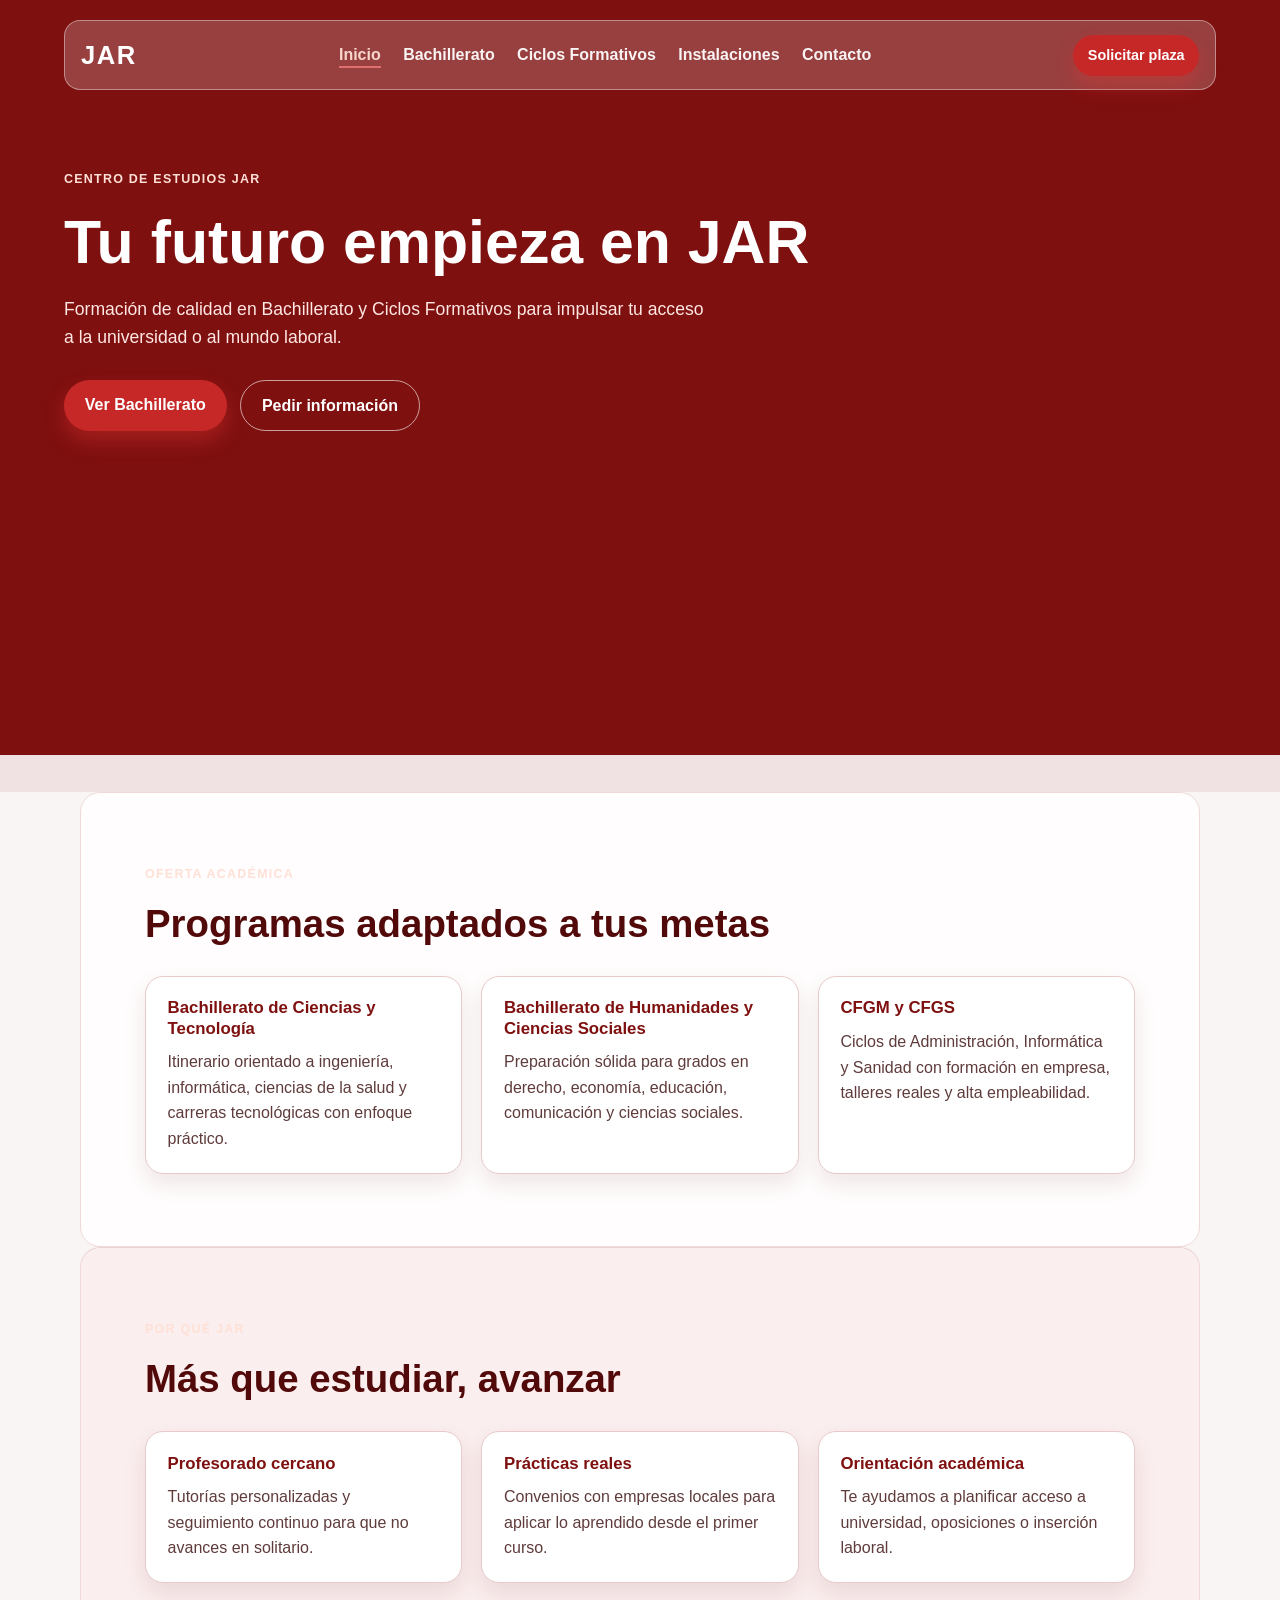
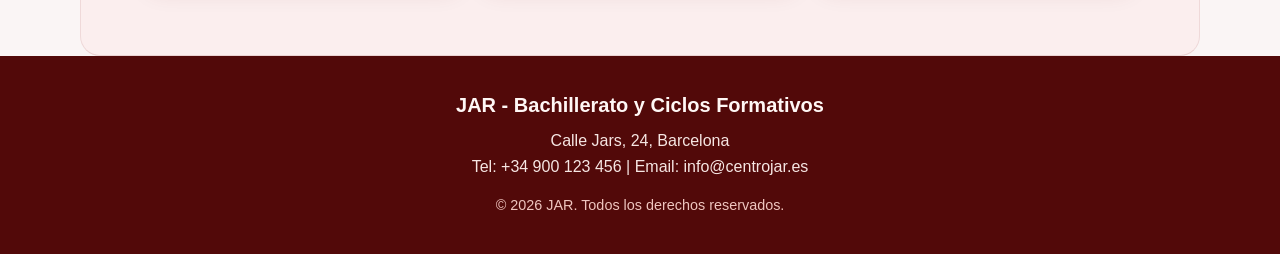
<file: Index.html>
<!DOCTYPE html>
<html lang="es">
<head>
  <meta charset="UTF-8" />
  <meta name="viewport" content="width=device-width, initial-scale=1.0" />
  <title>JAR | Bachillerato y Ciclos Formativos</title>
<link rel="stylesheet" href="Index.css" />
</head>
<body>
  <header class="hero" id="inicio">
    <nav class="nav">
      <div class="brand">JAR</div>
      <ul class="menu">
        <li><a href="Index.html" aria-current="page">Inicio</a></li>
        <li><a href="bachillerato.html">Bachillerato</a></li>
        <li><a href="ciclos-formativos.html">Ciclos Formativos</a></li>
        <li><a href="instalaciones.html">Instalaciones</a></li>
        <li><a href="contacto.html">Contacto</a></li>
      </ul>
      <a class="btn btn-small" href="solicitar-plaza.html">Solicitar plaza</a>
    </nav>

    <div class="hero-content">
      <p class="eyebrow">Centro de estudios JAR</p>
      <h1>Tu futuro empieza en JAR</h1>
      <p class="hero-text">
        Formación de calidad en Bachillerato y Ciclos Formativos para impulsar tu acceso a la universidad o al mundo laboral.
      </p>
      <div class="hero-actions">
        <a class="btn" href="bachillerato.html">Ver Bachillerato</a>
        <a class="btn btn-ghost" href="contacto.html">Pedir información</a>
      </div>
    </div>
  </header>

  <main>
    <section class="section" id="oferta">
      <div class="section-title">
        <p class="eyebrow">Oferta académica</p>
        <h2>Programas adaptados a tus metas</h2>
      </div>

      <div class="cards" id="bachillerato">
        <article class="card">
          <h3>Bachillerato de Ciencias y Tecnología</h3>
          <p>
            Itinerario orientado a ingeniería, informática, ciencias de la salud y carreras tecnológicas con enfoque práctico.
          </p>
        </article>

        <article class="card">
          <h3>Bachillerato de Humanidades y Ciencias Sociales</h3>
          <p>
            Preparación sólida para grados en derecho, economía, educación, comunicación y ciencias sociales.
          </p>
        </article>

        <article class="card" id="ciclos">
          <h3>CFGM y CFGS</h3>
          <p>
            Ciclos de Administración, Informática y Sanidad con formación en empresa, talleres reales y alta empleabilidad.
          </p>
        </article>
      </div>
    </section>

    <section class="section section-alt">
      <div class="section-title">
        <p class="eyebrow">Por qué JAR</p>
        <h2>Más que estudiar, avanzar</h2>
      </div>

      <div class="features">
        <div class="feature">
          <h3>Profesorado cercano</h3>
          <p>Tutorías personalizadas y seguimiento continuo para que no avances en solitario.</p>
        </div>
        <div class="feature">
          <h3>Prácticas reales</h3>
          <p>Convenios con empresas locales para aplicar lo aprendido desde el primer curso.</p>
        </div>
        <div class="feature">
          <h3>Orientación académica</h3>
          <p>Te ayudamos a planificar acceso a universidad, oposiciones o inserción laboral.</p>
        </div>
      </div>
    </section>
  </main>

  <footer class="footer">
    <h2>JAR - Bachillerato y Ciclos Formativos</h2>
    <p>Calle Jars, 24, Barcelona</p>
    <p>Tel: +34 900 123 456 | Email: info@centrojar.es</p>
    <p class="copy">© 2026 JAR. Todos los derechos reservados.</p>
  </footer>
</body>
</html>
</file>
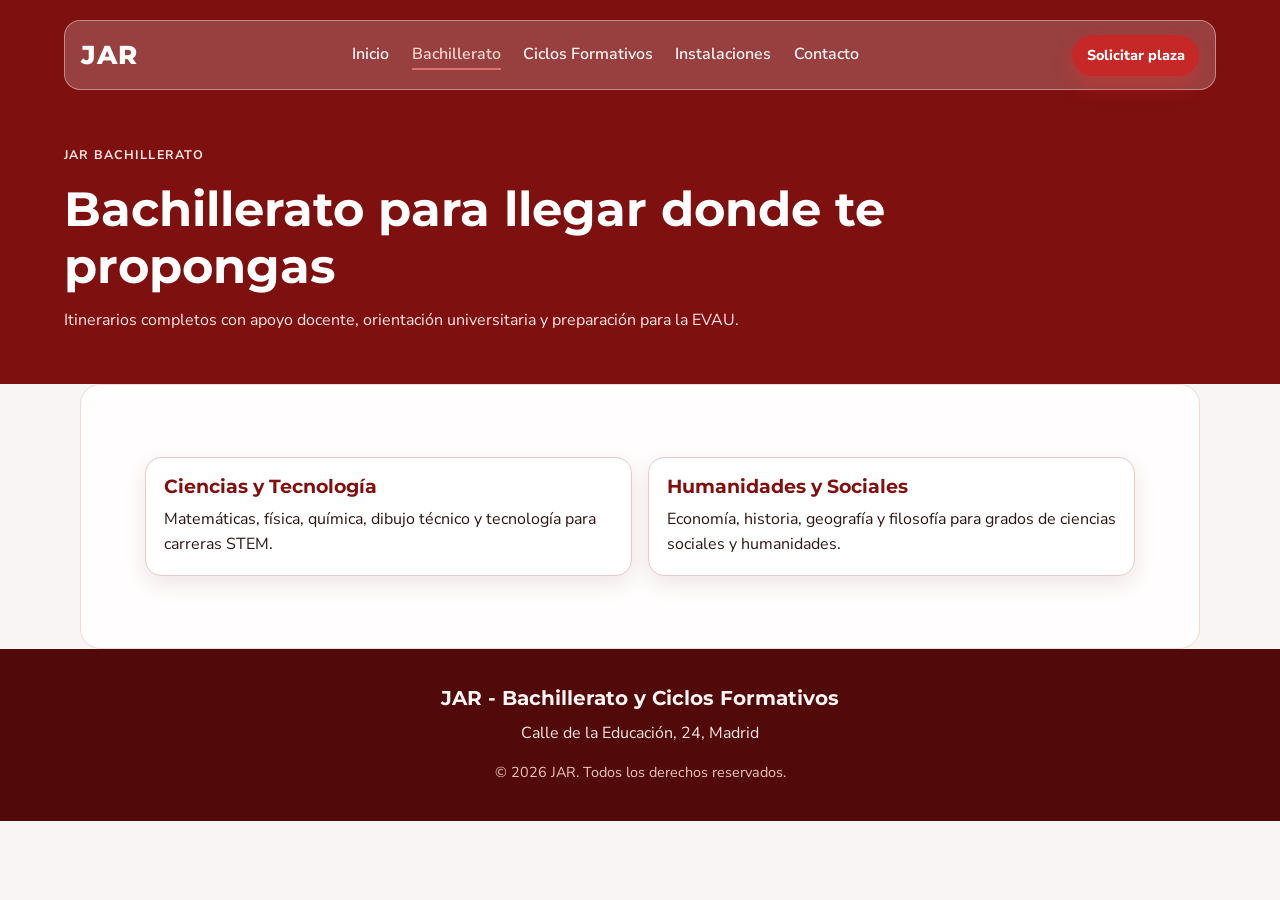
<file: bachillerato.html>
﻿<!DOCTYPE html>
<html lang="es">
<head>
  <meta charset="UTF-8" />
  <meta name="viewport" content="width=device-width, initial-scale=1.0" />
  <title>JAR | Bachillerato</title>
  <link rel="preconnect" href="https://fonts.googleapis.com" />
  <link rel="preconnect" href="https://fonts.gstatic.com" crossorigin />
  <link href="https://fonts.googleapis.com/css2?family=Montserrat:wght@500;700;800&family=Nunito+Sans:wght@300;400;600;700&display=swap" rel="stylesheet" />
  <link rel="stylesheet" href="Index.css" />
</head>
<body>
  <header class="page-hero">
    <nav class="nav">
      <div class="brand">JAR</div>
      <ul class="menu">
        <li><a href="Index.html">Inicio</a></li>
        <li><a href="bachillerato.html" aria-current="page">Bachillerato</a></li>
        <li><a href="ciclos-formativos.html">Ciclos Formativos</a></li>
        <li><a href="instalaciones.html">Instalaciones</a></li>
        <li><a href="contacto.html">Contacto</a></li>
      </ul>
      <a class="btn btn-small" href="solicitar-plaza.html">Solicitar plaza</a>
    </nav>

    <div class="page-header-content">
      <p class="eyebrow">JAR Bachillerato</p>
      <h1>Bachillerato para llegar donde te propongas</h1>
      <p>Itinerarios completos con apoyo docente, orientación universitaria y preparación para la EVAU.</p>
    </div>
  </header>

  <main>
    <section class="section">
      <div class="content-grid">
        <article class="info-block">
          <h3>Ciencias y Tecnología</h3>
          <p>Matemáticas, física, química, dibujo técnico y tecnología para carreras STEM.</p>
        </article>
        <article class="info-block">
          <h3>Humanidades y Sociales</h3>
          <p>Economía, historia, geografía y filosofía para grados de ciencias sociales y humanidades.</p>
        </article>
      </div>
    </section>
  </main>

  <footer class="footer">
    <h2>JAR - Bachillerato y Ciclos Formativos</h2>
    <p>Calle de la Educación, 24, Madrid</p>
    <p class="copy">© 2026 JAR. Todos los derechos reservados.</p>
  </footer>
</body>
</html>
</file>
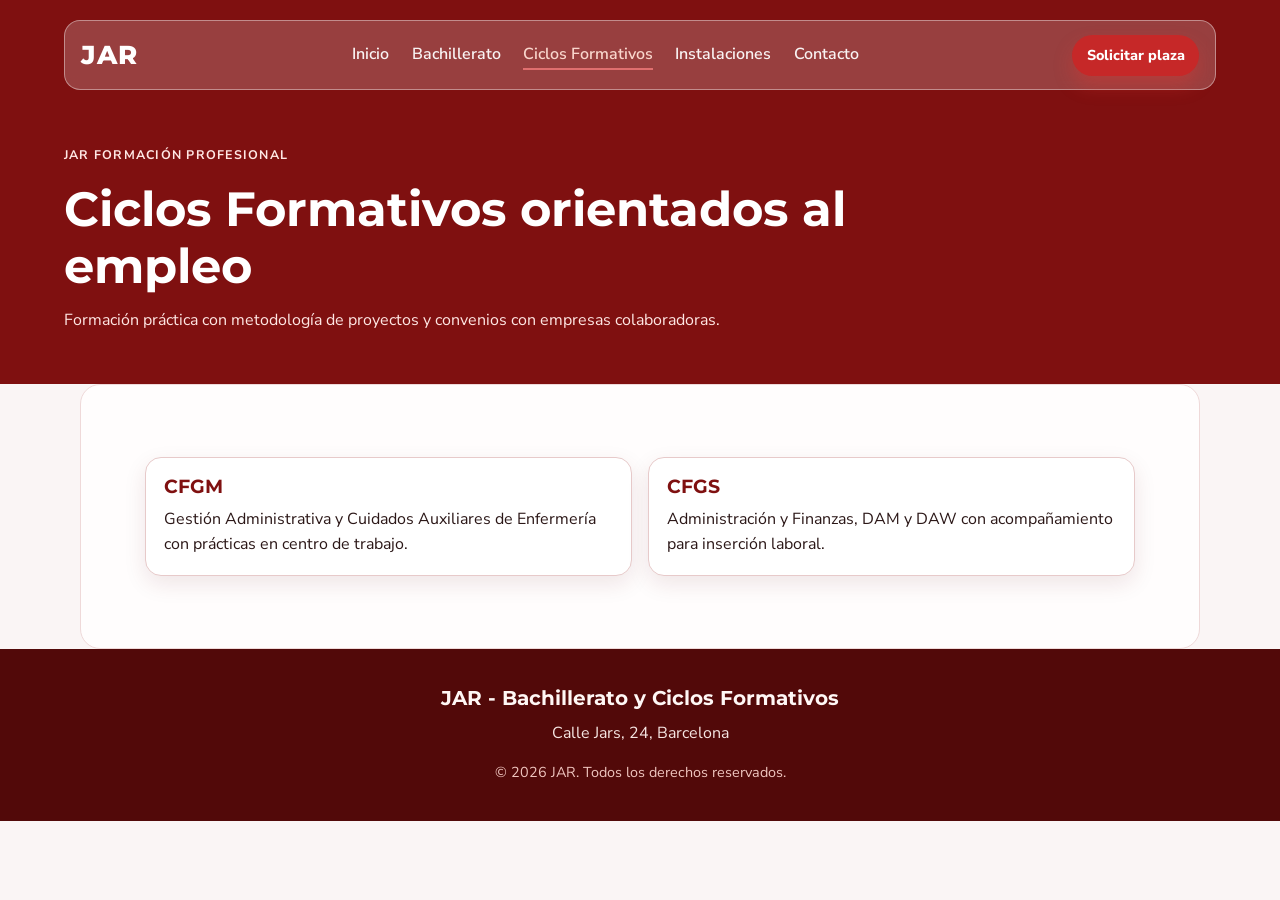
<file: ciclos-formativos.html>
﻿<!DOCTYPE html>
<html lang="es">
<head>
  <meta charset="UTF-8" />
  <meta name="viewport" content="width=device-width, initial-scale=1.0" />
  <title>JAR | Ciclos Formativos</title>
  <link rel="preconnect" href="https://fonts.googleapis.com" />
  <link rel="preconnect" href="https://fonts.gstatic.com" crossorigin />
  <link href="https://fonts.googleapis.com/css2?family=Montserrat:wght@500;700;800&family=Nunito+Sans:wght@300;400;600;700&display=swap" rel="stylesheet" />
  <link rel="stylesheet" href="Index.css" />
</head>
<body>
  <header class="page-hero">
    <nav class="nav">
      <div class="brand">JAR</div>
      <ul class="menu">
        <li><a href="Index.html">Inicio</a></li>
        <li><a href="bachillerato.html">Bachillerato</a></li>
        <li><a href="ciclos-formativos.html" aria-current="page">Ciclos Formativos</a></li>
        <li><a href="instalaciones.html">Instalaciones</a></li>
        <li><a href="contacto.html">Contacto</a></li>
      </ul>
      <a class="btn btn-small" href="solicitar-plaza.html">Solicitar plaza</a>
    </nav>

    <div class="page-header-content">
      <p class="eyebrow">JAR Formación Profesional</p>
      <h1>Ciclos Formativos orientados al empleo</h1>
      <p>Formación práctica con metodología de proyectos y convenios con empresas colaboradoras.</p>
    </div>
  </header>

  <main>
    <section class="section">
      <div class="content-grid">
        <article class="info-block">
          <h3>CFGM</h3>
          <p>Gestión Administrativa y Cuidados Auxiliares de Enfermería con prácticas en centro de trabajo.</p>
        </article>
        <article class="info-block">
          <h3>CFGS</h3>
          <p>Administración y Finanzas, DAM y DAW con acompañamiento para inserción laboral.</p>
        </article>
      </div>
    </section>
  </main>

  <footer class="footer">
    <h2>JAR - Bachillerato y Ciclos Formativos</h2>
    <p>Calle Jars, 24, Barcelona</p>
    <p class="copy">© 2026 JAR. Todos los derechos reservados.</p>
  </footer>
</body>
</html>
</file>
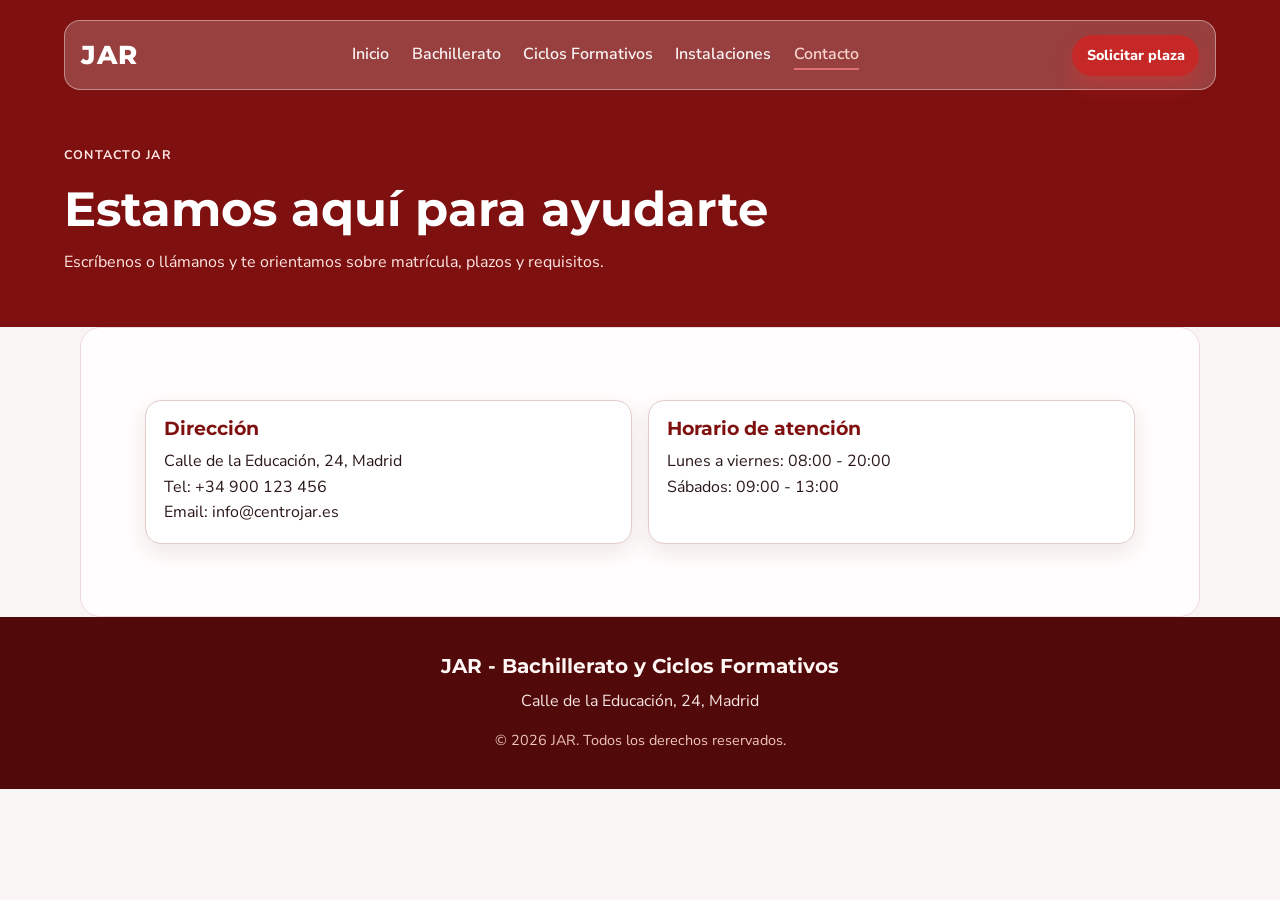
<file: contacto.html>
﻿<!DOCTYPE html>
<html lang="es">
<head>
  <meta charset="UTF-8" />
  <meta name="viewport" content="width=device-width, initial-scale=1.0" />
  <title>JAR | Contacto</title>
  <link rel="preconnect" href="https://fonts.googleapis.com" />
  <link rel="preconnect" href="https://fonts.gstatic.com" crossorigin />
  <link href="https://fonts.googleapis.com/css2?family=Montserrat:wght@500;700;800&family=Nunito+Sans:wght@300;400;600;700&display=swap" rel="stylesheet" />
  <link rel="stylesheet" href="Index.css" />
</head>
<body>
  <header class="page-hero">
    <nav class="nav">
      <div class="brand">JAR</div>
      <ul class="menu">
        <li><a href="Index.html">Inicio</a></li>
        <li><a href="bachillerato.html">Bachillerato</a></li>
        <li><a href="ciclos-formativos.html">Ciclos Formativos</a></li>
        <li><a href="instalaciones.html">Instalaciones</a></li>
        <li><a href="contacto.html" aria-current="page">Contacto</a></li>
      </ul>
      <a class="btn btn-small" href="solicitar-plaza.html">Solicitar plaza</a>
    </nav>

    <div class="page-header-content">
      <p class="eyebrow">Contacto JAR</p>
      <h1>Estamos aquí para ayudarte</h1>
      <p>Escríbenos o llámanos y te orientamos sobre matrícula, plazos y requisitos.</p>
    </div>
  </header>

  <main>
    <section class="section">
      <div class="content-grid">
        <article class="info-block">
          <h3>Dirección</h3>
          <p>Calle de la Educación, 24, Madrid</p>
          <p>Tel: +34 900 123 456</p>
          <p>Email: info@centrojar.es</p>
        </article>
        <article class="info-block">
          <h3>Horario de atención</h3>
          <p>Lunes a viernes: 08:00 - 20:00</p>
          <p>Sábados: 09:00 - 13:00</p>
        </article>
      </div>
    </section>
  </main>

  <footer class="footer">
    <h2>JAR - Bachillerato y Ciclos Formativos</h2>
    <p>Calle de la Educación, 24, Madrid</p>
    <p class="copy">© 2026 JAR. Todos los derechos reservados.</p>
  </footer>
</body>
</html>
</file>
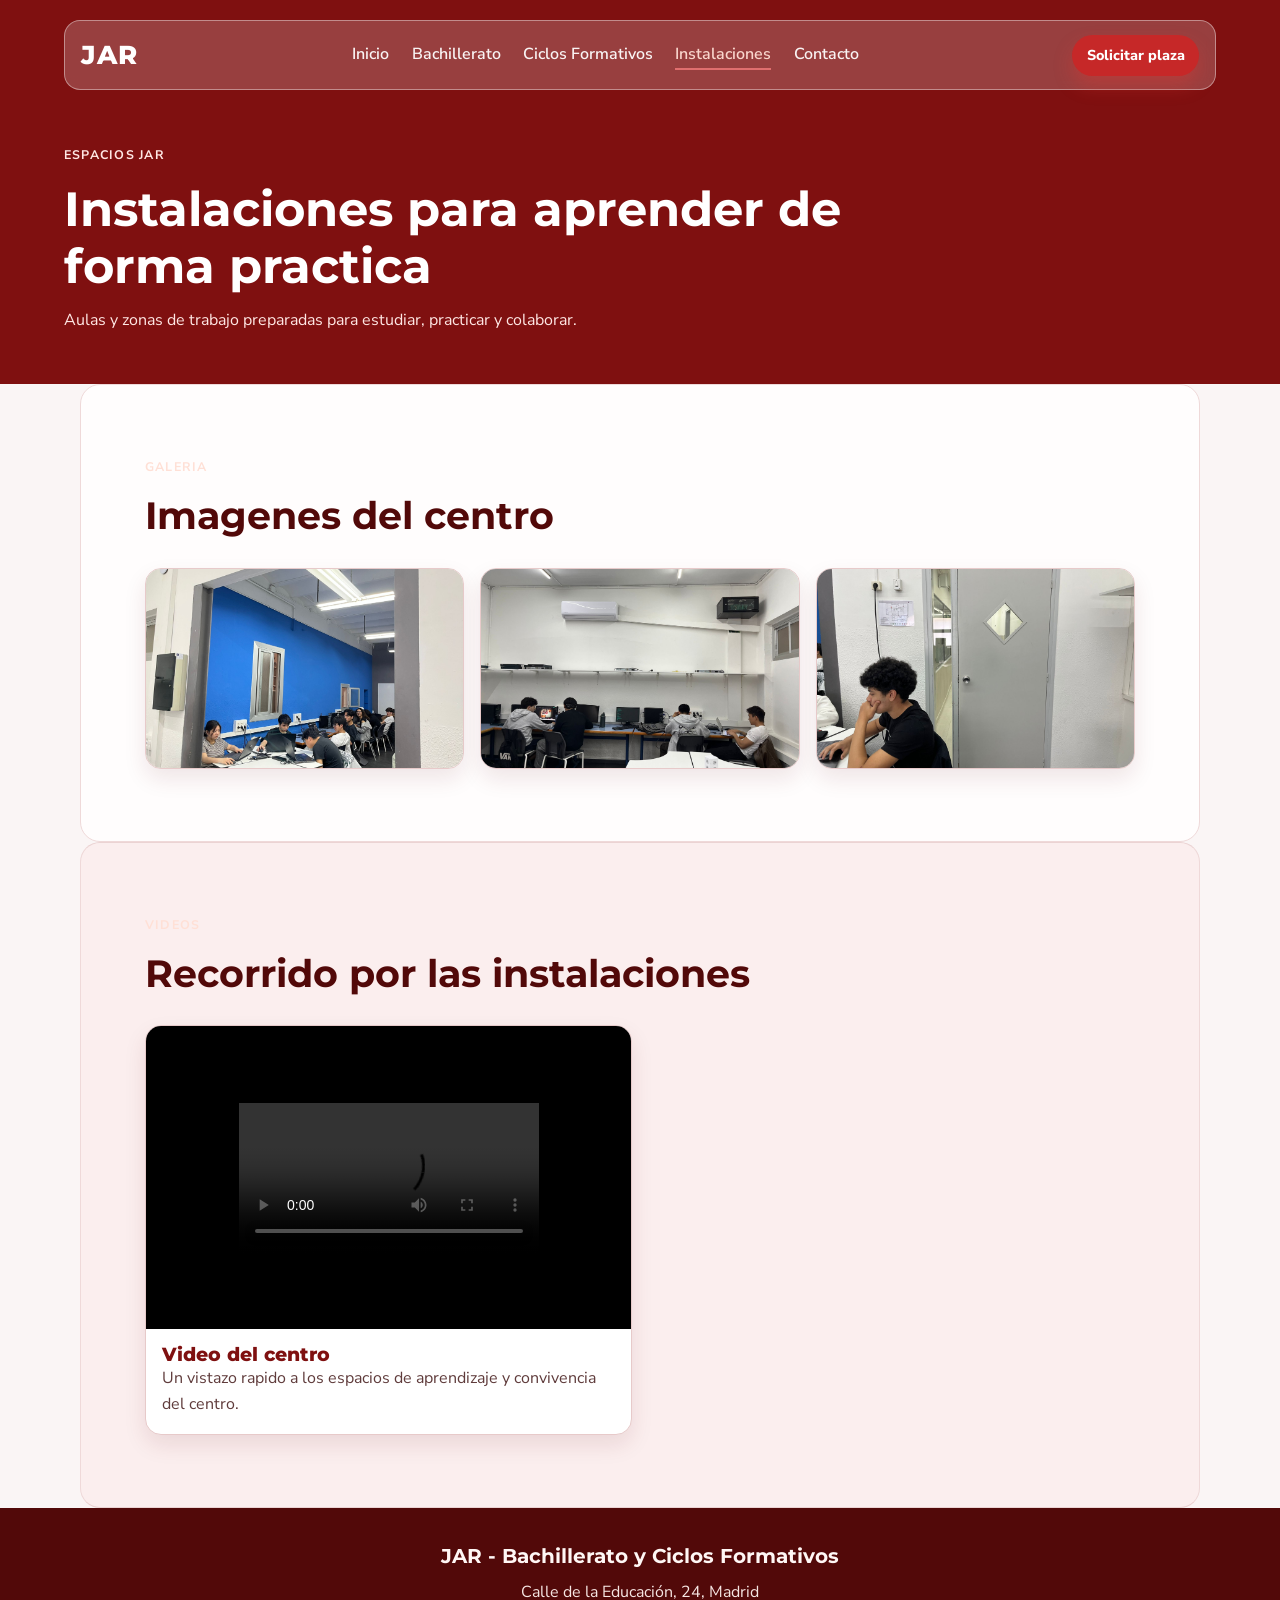
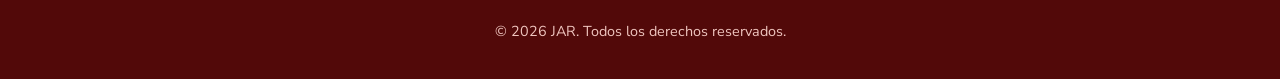
<file: instalaciones.html>
<!DOCTYPE html>
<html lang="es">
<head>
  <meta charset="UTF-8" />
  <meta name="viewport" content="width=device-width, initial-scale=1.0" />
  <title>JAR | Instalaciones</title>
  <link rel="preconnect" href="https://fonts.googleapis.com" />
  <link rel="preconnect" href="https://fonts.gstatic.com" crossorigin />
  <link href="https://fonts.googleapis.com/css2?family=Montserrat:wght@500;700;800&family=Nunito+Sans:wght@300;400;600;700&display=swap" rel="stylesheet" />
  <link rel="stylesheet" href="Index.css" />
</head>
<body>
  <header class="page-hero">
    <nav class="nav">
      <div class="brand">JAR</div>
      <ul class="menu">
        <li><a href="Index.html">Inicio</a></li>
        <li><a href="bachillerato.html">Bachillerato</a></li>
        <li><a href="ciclos-formativos.html">Ciclos Formativos</a></li>
        <li><a href="instalaciones.html" aria-current="page">Instalaciones</a></li>
        <li><a href="contacto.html">Contacto</a></li>
      </ul>
      <a class="btn btn-small" href="solicitar-plaza.html">Solicitar plaza</a>
    </nav>

    <div class="page-header-content">
      <p class="eyebrow">Espacios JAR</p>
      <h1>Instalaciones para aprender de forma practica</h1>
      <p>Aulas y zonas de trabajo preparadas para estudiar, practicar y colaborar.</p>
    </div>
  </header>

  <main>
    <section class="section">
      <div class="section-title">
        <p class="eyebrow">Galeria</p>
        <h2>Imagenes del centro</h2>
      </div>

      <div class="media-grid">
        <figure class="media-card">
          <img src="foto1.jpeg" alt="Aula luminosa con mesas de estudio" />
         
        </figure>
        <figure class="media-card">
          <img src="foto2.jpeg" alt="Laboratorio con material tecnologico" />
        
        </figure>
        <figure class="media-card">
          <img src="foto3.jpeg" alt="Zona comun de estudio y colaboracion" />
         
        </figure>
      </div>
    </section>

    <section class="section section-alt">
      <div class="section-title">
        <p class="eyebrow">Videos</p>
        <h2>Recorrido por las instalaciones</h2>
      </div>

      <div class="video-grid">
        <article class="video-card">
          <iframe src="video1.mp4" title="Video de instalaciones JAR" allowfullscreen></iframe>
          <h3>Video del centro</h3>
          <p>Un vistazo rapido a los espacios de aprendizaje y convivencia del centro.</p>
        </article>
        
          </video>
        
        </article>
      </div>
    </section>
  </main>

  <footer class="footer">
    <h2>JAR - Bachillerato y Ciclos Formativos</h2>
    <p>Calle de la Educación, 24, Madrid</p>
    <p class="copy">© 2026 JAR. Todos los derechos reservados.</p>
  </footer>
</body>
</html>
</file>
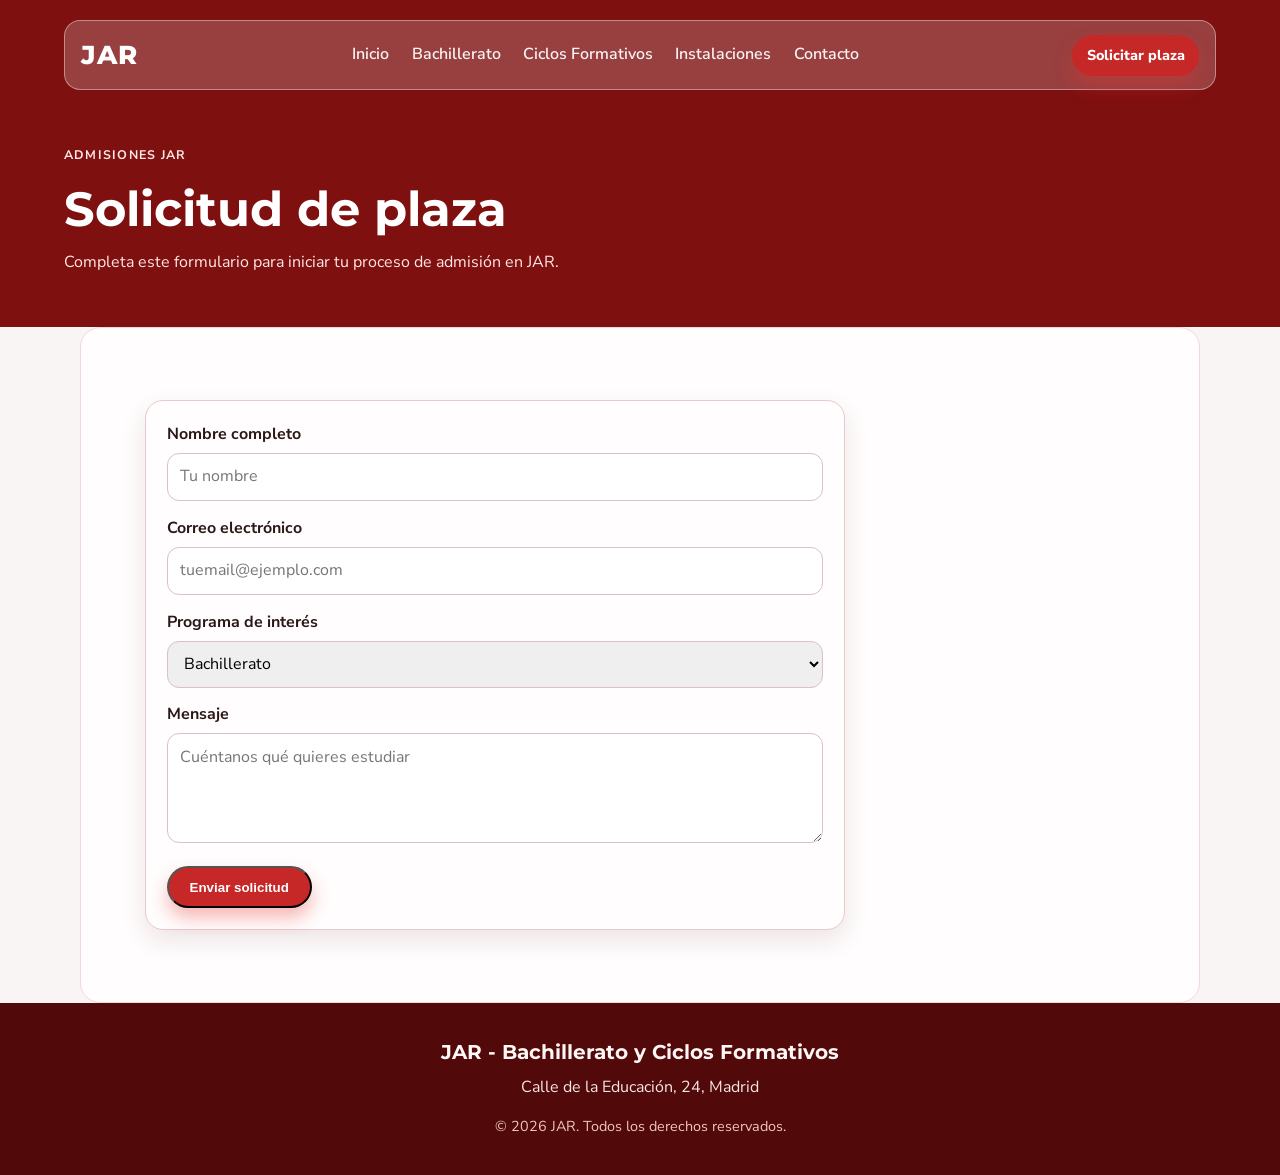
<file: solicitar-plaza.html>
﻿<!DOCTYPE html>
<html lang="es">
<head>
  <meta charset="UTF-8" />
  <meta name="viewport" content="width=device-width, initial-scale=1.0" />
  <title>JAR | Solicitar Plaza</title>
  <link rel="preconnect" href="https://fonts.googleapis.com" />
  <link rel="preconnect" href="https://fonts.gstatic.com" crossorigin />
  <link href="https://fonts.googleapis.com/css2?family=Montserrat:wght@500;700;800&family=Nunito+Sans:wght@300;400;600;700&display=swap" rel="stylesheet" />
  <link rel="stylesheet" href="Index.css" />
</head>
<body>
  <header class="page-hero">
    <nav class="nav">
      <div class="brand">JAR</div>
      <ul class="menu">
        <li><a href="Index.html">Inicio</a></li>
        <li><a href="bachillerato.html">Bachillerato</a></li>
        <li><a href="ciclos-formativos.html">Ciclos Formativos</a></li>
        <li><a href="instalaciones.html">Instalaciones</a></li>
        <li><a href="contacto.html">Contacto</a></li>
      </ul>
      <a class="btn btn-small" href="solicitar-plaza.html" aria-current="page">Solicitar plaza</a>
    </nav>

    <div class="page-header-content">
      <p class="eyebrow">Admisiones JAR</p>
      <h1>Solicitud de plaza</h1>
      <p>Completa este formulario para iniciar tu proceso de admisión en JAR.</p>
    </div>
  </header>

  <main>
    <section class="section">
      <form class="form">
        <div class="field">
          <label for="nombre">Nombre completo</label>
          <input id="nombre" type="text" placeholder="Tu nombre" />
        </div>
        <div class="field">
          <label for="email">Correo electrónico</label>
          <input id="email" type="email" placeholder="tuemail@ejemplo.com" />
        </div>
        <div class="field">
          <label for="programa">Programa de interés</label>
          <select id="programa">
            <option>Bachillerato</option>
            <option>CFGM</option>
            <option>CFGS</option>
          </select>
        </div>
        <div class="field">
          <label for="mensaje">Mensaje</label>
          <textarea id="mensaje" placeholder="Cuéntanos qué quieres estudiar"></textarea>
        </div>
        <button class="btn" type="submit">Enviar solicitud</button>
      </form>
    </section>
  </main>

  <footer class="footer">
    <h2>JAR - Bachillerato y Ciclos Formativos</h2>
    <p>Calle de la Educación, 24, Madrid</p>
    <p class="copy">© 2026 JAR. Todos los derechos reservados.</p>
  </footer>
</body>
</html>
</file>
<file: Index.css>
:root {
  --primary: #7f1010;
  --primary-dark: #520909;
  --accent: #c62828;
  --accent-soft: #e57373;
  --bg: #faf5f5;
  --bg-alt: #f5e7e7;
  --white: #ffffff;
  --text: #2b1717;
  --muted: #5f3b3b;
  --border: #e7caca;
  --shadow: 0 20px 44px rgba(82, 9, 9, 0.24);
}

* {
  box-sizing: border-box;
  margin: 0;
  padding: 0;
}

body {
  font-family: "Nunito Sans", sans-serif;
  color: var(--text);
  background: var(--bg);
  line-height: 1.6;
}

h1,
h2,
h3 {
  font-family: "Montserrat", sans-serif;
  line-height: 1.2;
}

a {
  color: inherit;
  text-decoration: none;
}

.hero {
  min-height: 88vh;
  padding: 1.25rem 5vw 4rem;
  background: #7f1010;
  color: var(--white);
  position: relative;
  overflow: hidden;
}

.hero::after {
  content: "";
  position: absolute;
  inset: auto -4% -18% -4%;
  height: 180px;
  background: rgba(250, 245, 245, 0.92);
  pointer-events: none;
}

.nav {
  display: flex;
  align-items: center;
  justify-content: space-between;
  gap: 1rem;
  padding: 0.85rem 1rem;
  border-radius: 16px;
  background: rgba(255, 255, 255, 0.2);
  border: 1px solid rgba(255, 255, 255, 0.4);
  backdrop-filter: blur(6px);
}

.brand {
  font-family: "Montserrat", sans-serif;
  font-size: 1.6rem;
  font-weight: 800;
  letter-spacing: 0.06em;
}

.menu {
  list-style: none;
  display: flex;
  gap: 1.4rem;
  font-weight: 600;
}

.menu a {
  opacity: 0.94;
  position: relative;
  padding-bottom: 0.2rem;
}

.menu a:hover {
  opacity: 1;
  color: #ffe0d6;
}

.menu a[aria-current="page"] {
  color: #ffe0d6;
}

.menu a::after {
  content: "";
  position: absolute;
  left: 0;
  bottom: -0.1rem;
  width: 100%;
  height: 2px;
  transform: scaleX(0);
  transform-origin: left;
  transition: transform 0.22s ease;
  background: var(--accent-soft);
}

.menu a:hover::after,
.menu a[aria-current="page"]::after {
  transform: scaleX(1);
}

.hero-content {
  max-width: 760px;
  margin-top: 5rem;
  animation: fade-up 0.8s ease-out;
  position: relative;
  z-index: 1;
}

.eyebrow {
  text-transform: uppercase;
  letter-spacing: 0.1em;
  font-size: 0.78rem;
  font-weight: 700;
  color: #ffe0d6;
  margin-bottom: 1rem;
}

.hero h1 {
  font-size: clamp(2rem, 6vw, 3.8rem);
  margin-bottom: 1rem;
}

.hero-text {
  max-width: 640px;
  margin-bottom: 1.8rem;
  font-size: 1.1rem;
  color: #ffe7e4;
}

.hero-actions {
  display: flex;
  flex-wrap: wrap;
  gap: 0.85rem;
}

.btn {
  display: inline-block;
  background: var(--accent);
  color: #ffffff;
  font-weight: 800;
  padding: 0.72rem 1.3rem;
  border-radius: 999px;
  transition: transform 0.22s ease, box-shadow 0.22s ease, background 0.22s ease;
  box-shadow: 0 10px 18px rgba(229, 57, 53, 0.35);
}

.btn:hover {
  transform: translateY(-2px);
  box-shadow: var(--shadow);
  background: #d43a3a;
}

.btn-ghost {
  background: transparent;
  color: var(--white);
  border: 1px solid rgba(255, 255, 255, 0.6);
  box-shadow: none;
}

.btn-ghost:hover {
  background: rgba(255, 255, 255, 0.16);
}

.btn-small {
  padding: 0.56rem 0.9rem;
  font-size: 0.9rem;
}

.section {
  max-width: 1120px;
  margin: 0 auto;
  padding: 4.5rem 5vw;
  background: #fffdfd;
  border: 1px solid #efd9d9;
  border-radius: 20px;
}

.section-title {
  margin-bottom: 1.8rem;
}

.section-title h2 {
  font-size: clamp(1.6rem, 4vw, 2.4rem);
  color: var(--primary-dark);
}

.cards,
.features {
  display: grid;
  grid-template-columns: repeat(3, minmax(0, 1fr));
  gap: 1.2rem;
}

.card,
.feature {
  background: #ffffff;
  border-radius: 18px;
  padding: 1.35rem;
  border: 1px solid var(--border);
  box-shadow: 0 10px 22px rgba(94, 18, 32, 0.1);
  transition: transform 0.2s ease, box-shadow 0.2s ease, border-color 0.2s ease;
}

.card:hover,
.feature:hover {
  transform: translateY(-4px);
  box-shadow: 0 16px 28px rgba(111, 17, 17, 0.16);
  border-color: #ddb4b4;
}

.card h3,
.feature h3 {
  color: var(--primary);
  margin-bottom: 0.65rem;
  font-size: 1.05rem;
}

.card p,
.feature p {
  color: var(--muted);
}

.section-alt {
  background: #fbeeee;
  border-top: 1px solid #ebd3d3;
  border-bottom: 1px solid #ebd3d3;
}

.footer {
  padding: 2.3rem 5vw;
  text-align: center;
  background: #520909;
  color: #f6e6e3;
}

.footer h2 {
  color: #fff7f5;
  margin-bottom: 0.7rem;
  font-size: 1.25rem;
}

.copy {
  margin-top: 0.9rem;
  font-size: 0.9rem;
  color: #efc5bf;
}

.page-hero {
  padding: 1.25rem 5vw 3.2rem;
  background: #7f1010;
  color: var(--white);
}

.page-header-content {
  max-width: 900px;
  margin-top: 3.4rem;
}

.page-header-content h1 {
  font-size: clamp(1.9rem, 5vw, 3rem);
  margin-bottom: 0.75rem;
}

.page-header-content p {
  max-width: 700px;
  color: #ffe7e4;
}

.content-grid {
  display: grid;
  grid-template-columns: repeat(2, minmax(0, 1fr));
  gap: 1rem;
}

.info-block {
  background: var(--white);
  border: 1px solid var(--border);
  border-radius: 16px;
  padding: 1.1rem;
  box-shadow: 0 8px 22px rgba(94, 18, 32, 0.1);
}

.info-block h3 {
  color: var(--primary);
  margin-bottom: 0.5rem;
}

.media-grid,
.video-grid {
  display: grid;
  grid-template-columns: repeat(3, minmax(0, 1fr));
  gap: 1rem;
}

.video-grid {
  grid-template-columns: repeat(2, minmax(0, 1fr));
}

.media-card,
.video-card {
  overflow: hidden;
  background: var(--white);
  border: 1px solid var(--border);
  border-radius: 16px;
  box-shadow: 0 10px 22px rgba(94, 18, 32, 0.1);
}

.media-card img,
.video-card iframe,
.video-card video {
  display: block;
  width: 100%;
  aspect-ratio: 16 / 10;
  object-fit: cover;
  border: 0;
}

.media-card figcaption,
.video-card h3,
.video-card p {
  padding: 0 1rem;
}

.media-card figcaption,
.video-card h3 {
  padding-top: 0.9rem;
  color: var(--primary);
  font-weight: 800;
}

.media-card figcaption {
  padding-bottom: 1rem;
}

.video-card p {
  padding-bottom: 1rem;
  color: var(--muted);
}

.form {
  max-width: 700px;
  background: #fffdfd;
  border: 1px solid var(--border);
  border-radius: 18px;
  padding: 1.3rem;
  box-shadow: 0 10px 26px rgba(94, 18, 32, 0.11);
}

.field {
  margin-bottom: 0.9rem;
}

.field label {
  display: block;
  font-weight: 700;
  margin-bottom: 0.35rem;
}

.field input,
.field select,
.field textarea {
  width: 100%;
  border: 1px solid #ddc0c0;
  border-radius: 12px;
  padding: 0.65rem 0.75rem;
  font: inherit;
  transition: border-color 0.2s ease, box-shadow 0.2s ease;
}

.field input:focus,
.field select:focus,
.field textarea:focus {
  outline: none;
  border-color: #b71c1c;
  box-shadow: 0 0 0 3px rgba(183, 28, 28, 0.2);
}

.field textarea {
  resize: vertical;
  min-height: 110px;
}

@keyframes fade-up {
  from {
    opacity: 0;
    transform: translateY(14px);
  }
  to {
    opacity: 1;
    transform: translateY(0);
  }
}

@media (max-width: 900px) {
  .nav {
    border-radius: 14px;
    padding: 0.75rem 0.85rem;
  }

  .menu {
    display: none;
  }

  .cards,
  .features {
    grid-template-columns: 1fr;
  }

  .hero-content {
    margin-top: 3.8rem;
  }

  .content-grid {
    grid-template-columns: 1fr;
  }

  .media-grid,
  .video-grid {
    grid-template-columns: 1fr;
  }
}
</file>
